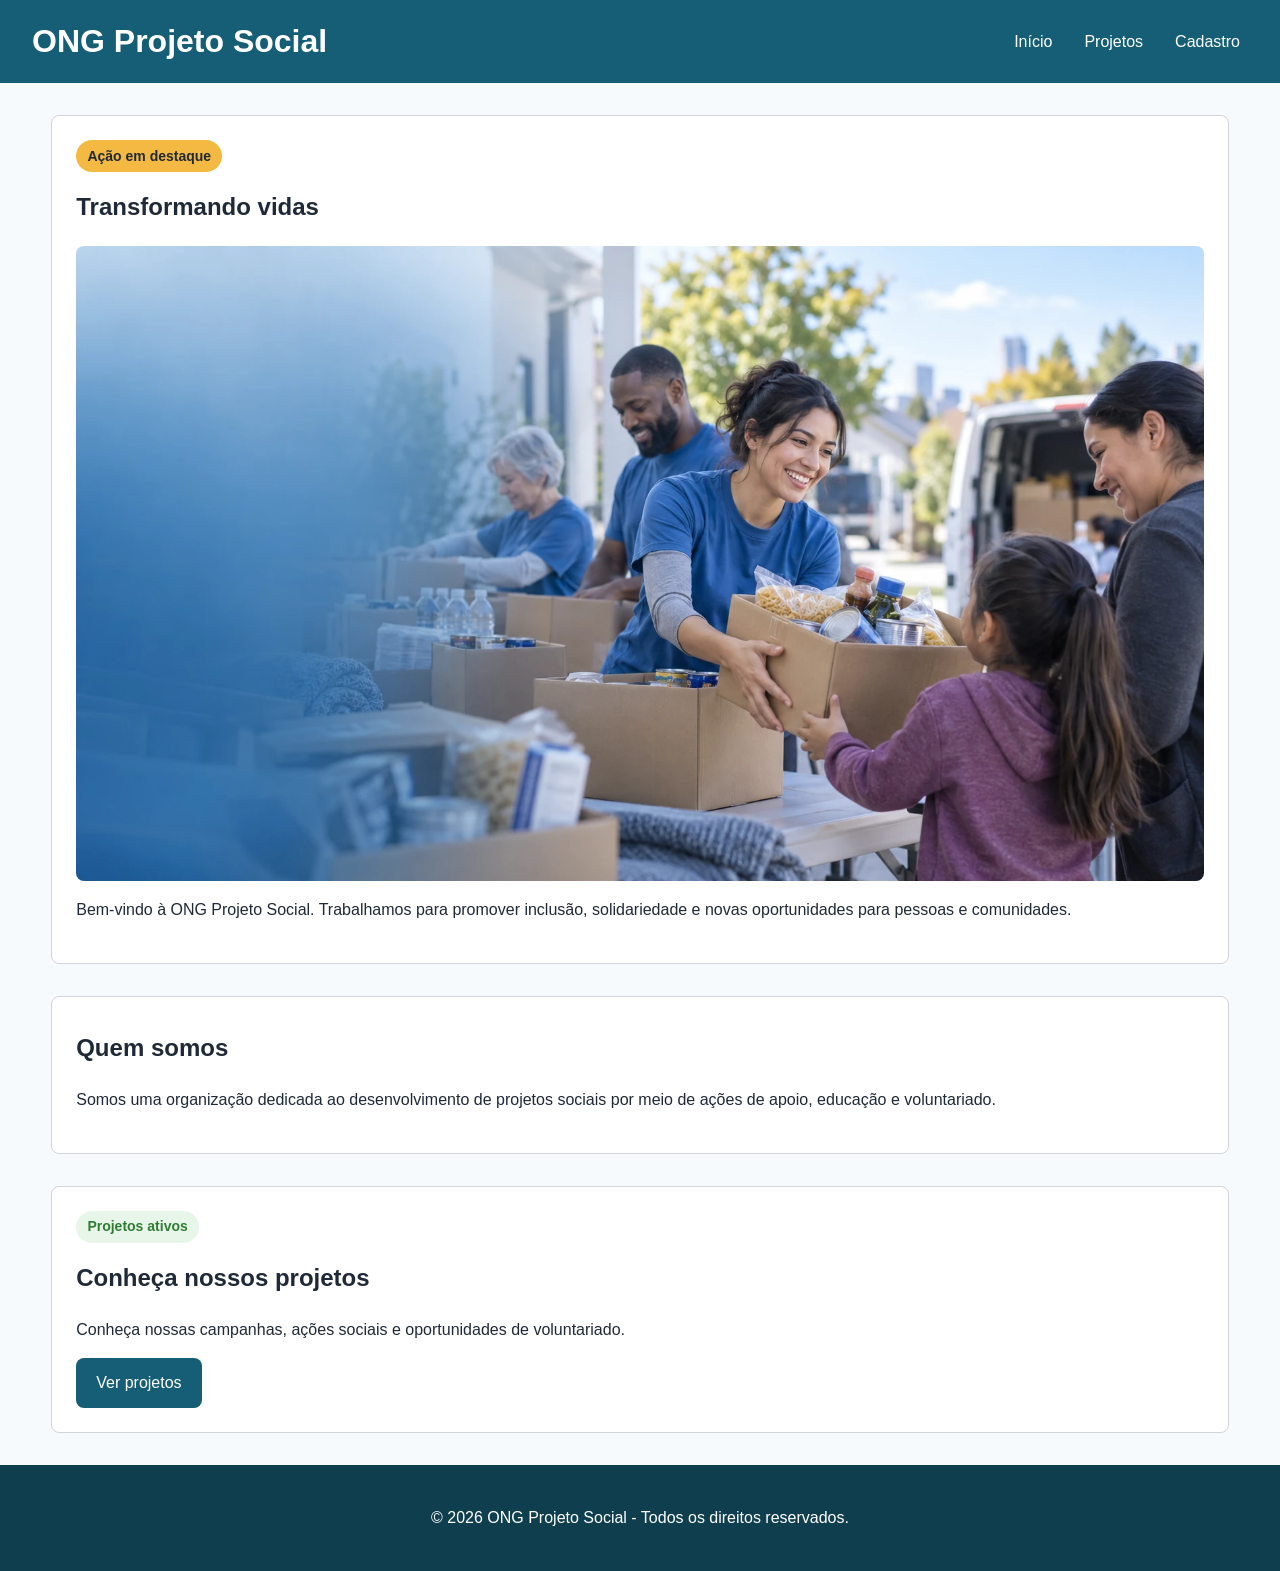
<file: index.html>
<!DOCTYPE html>
<html lang="pt-BR">

<head>
    <meta charset="UTF-8">

    <meta name="viewport"
          content="width=device-width, initial-scale=1.0">

    <title>ONG Projeto Social</title>

    <meta
        http-equiv="refresh"
        content="0; url=html/index.html">

    <script>
        window.location.replace("html/index.html");
    </script>
</head>

<body>

    <p>
        Redirecionando para a
        <a href="html/index.html">
            ONG Projeto Social
        </a>.
    </p>

</body>

</html>
</file>
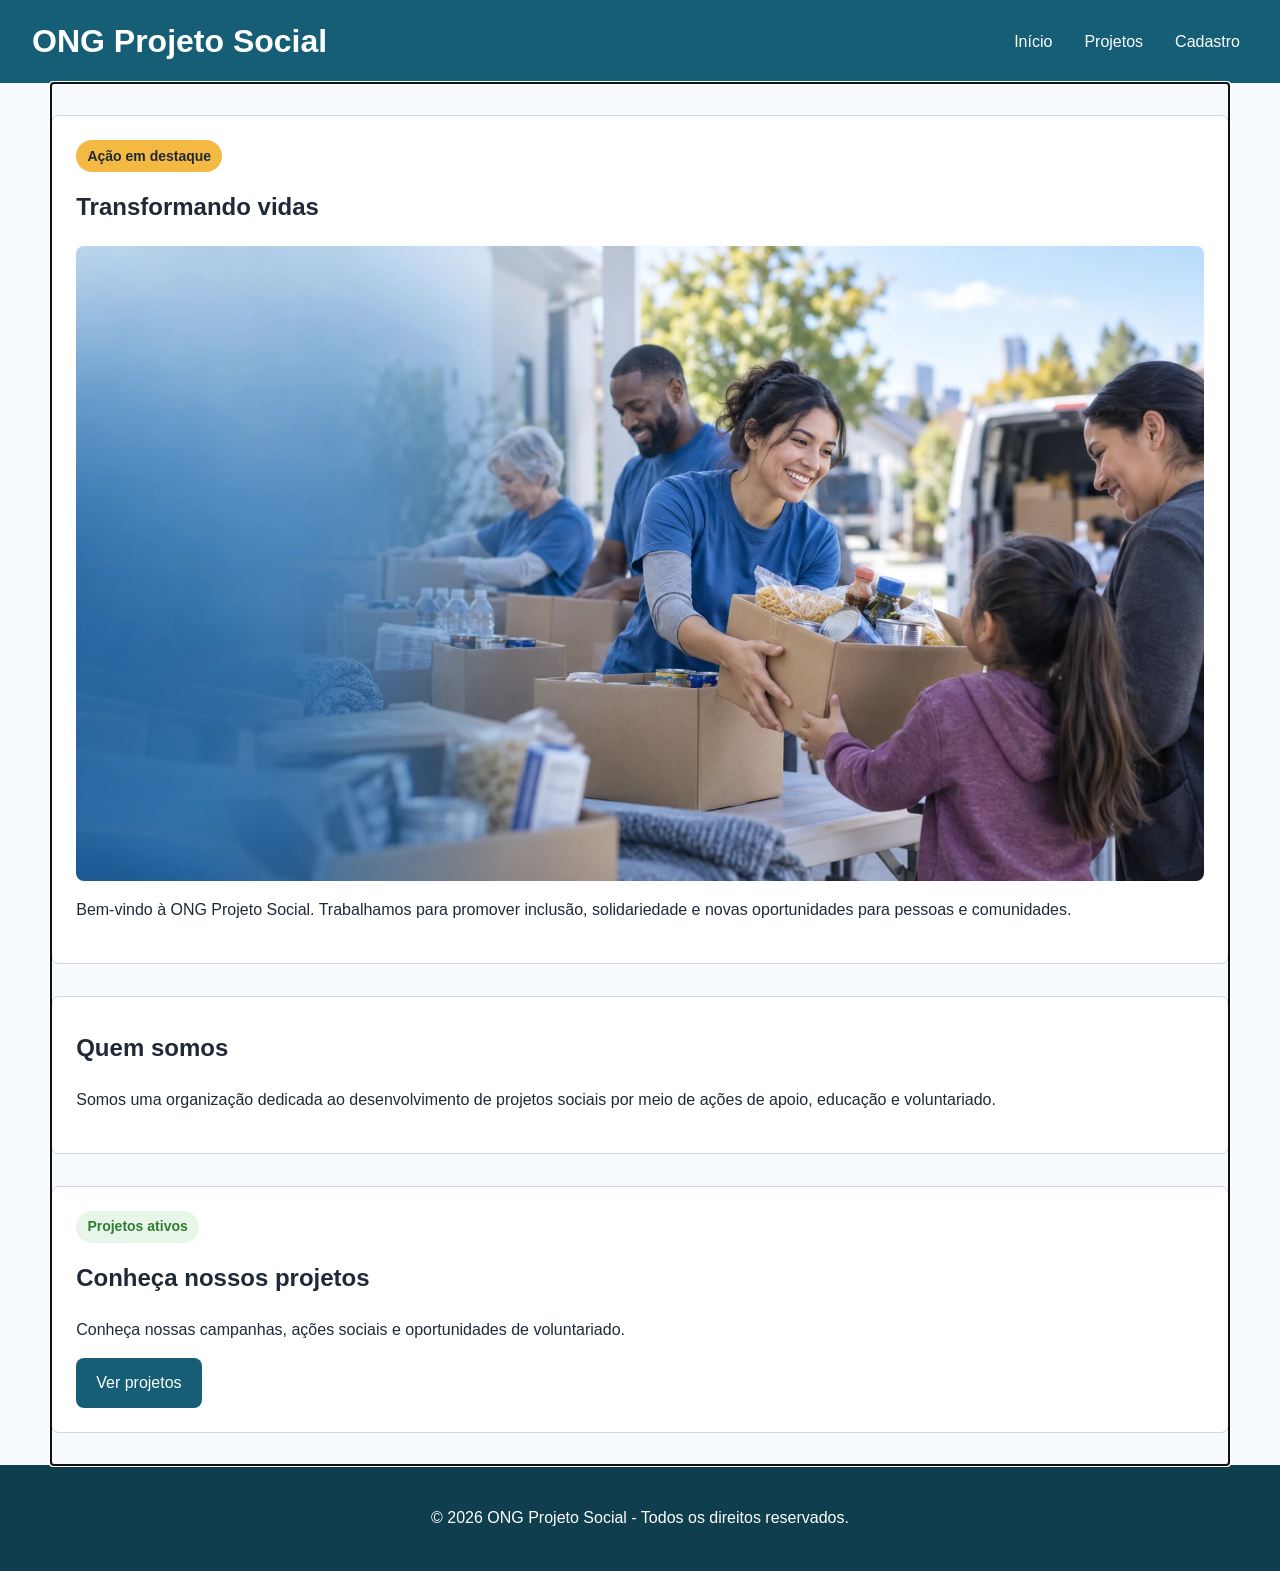
<file: html/index.html>
<!DOCTYPE html>

<html lang="pt-BR">

<head>

    <meta charset="UTF-8">

    <meta
        name="viewport"
        content="width=device-width, initial-scale=1.0">

    <title>
        ONG Projeto Social
    </title>

    <link
        rel="stylesheet"
        href="../css/styles.css">

</head>


<body>

    <header>

        <h1>ONG Projeto Social</h1>

        <nav
            aria-label="Navegação principal">

            <a href="#inicio">
                Início
            </a>

            <a href="#projetos">
                Projetos
            </a>

            <a href="#cadastro">
                Cadastro
            </a>

        </nav>

    </header>


    <!-- Conteúdo dinâmico da SPA -->

    <main
        id="app"
        tabindex="-1">
    </main>


    <!-- Modal -->

    <dialog
        id="modal-privacidade"
        class="modal-feedback"
        aria-labelledby="titulo-modal">

        <h2 id="titulo-modal">
            Uso dos dados
        </h2>

        <p>
            As informações fornecidas serão
            utilizadas apenas para contato
            relacionado às ações e oportunidades
            da ONG.
        </p>

        <div class="modal-acoes">

            <button
                type="button"
                data-acao="fechar-modal">

                Entendi

            </button>

        </div>

    </dialog>


    <!-- Toast -->

    <div
        id="toast-sucesso"
        class="toast-feedback"
        role="status"
        aria-live="polite"
        hidden>
    </div>


    <footer>

        <p>
            © 2026 ONG Projeto Social -
            Todos os direitos reservados.
        </p>

    </footer>


    <script
        type="module"
        src="../js/main.js">
    </script>

</body>

</html>
</file>
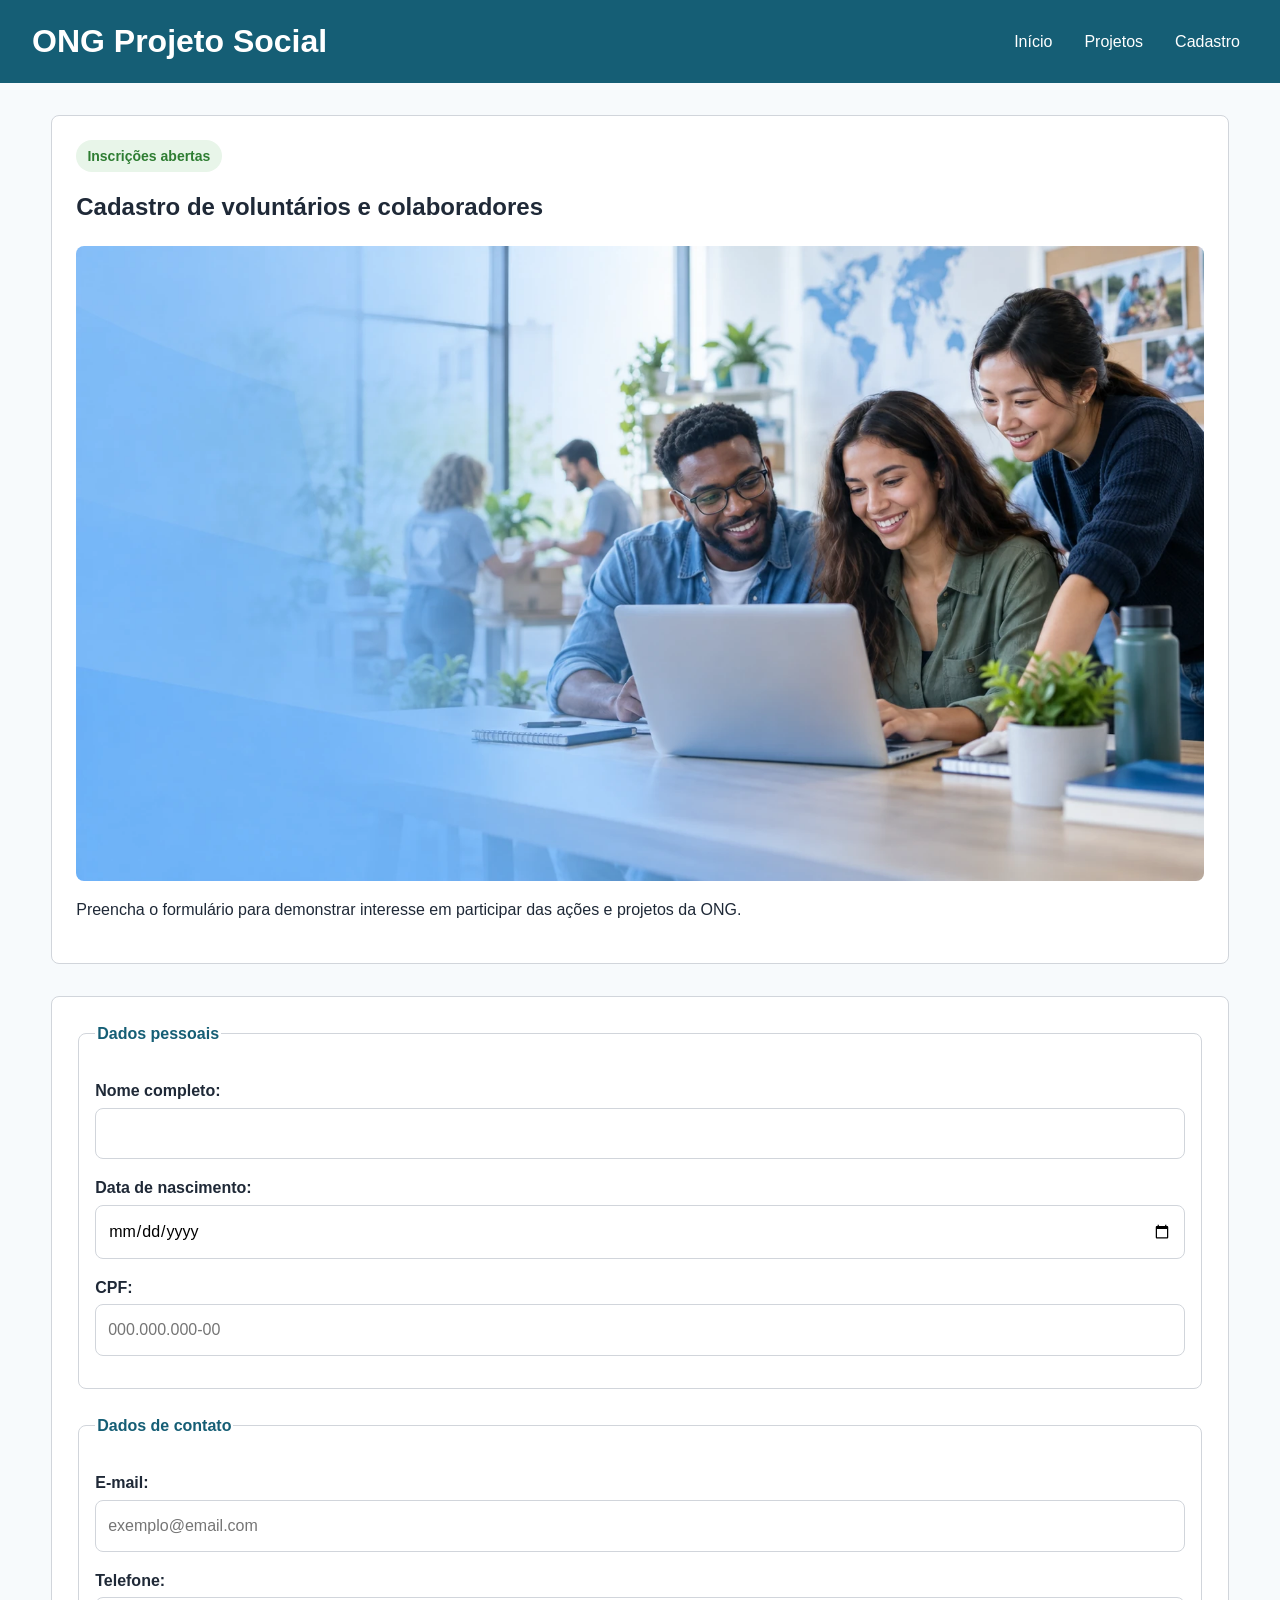
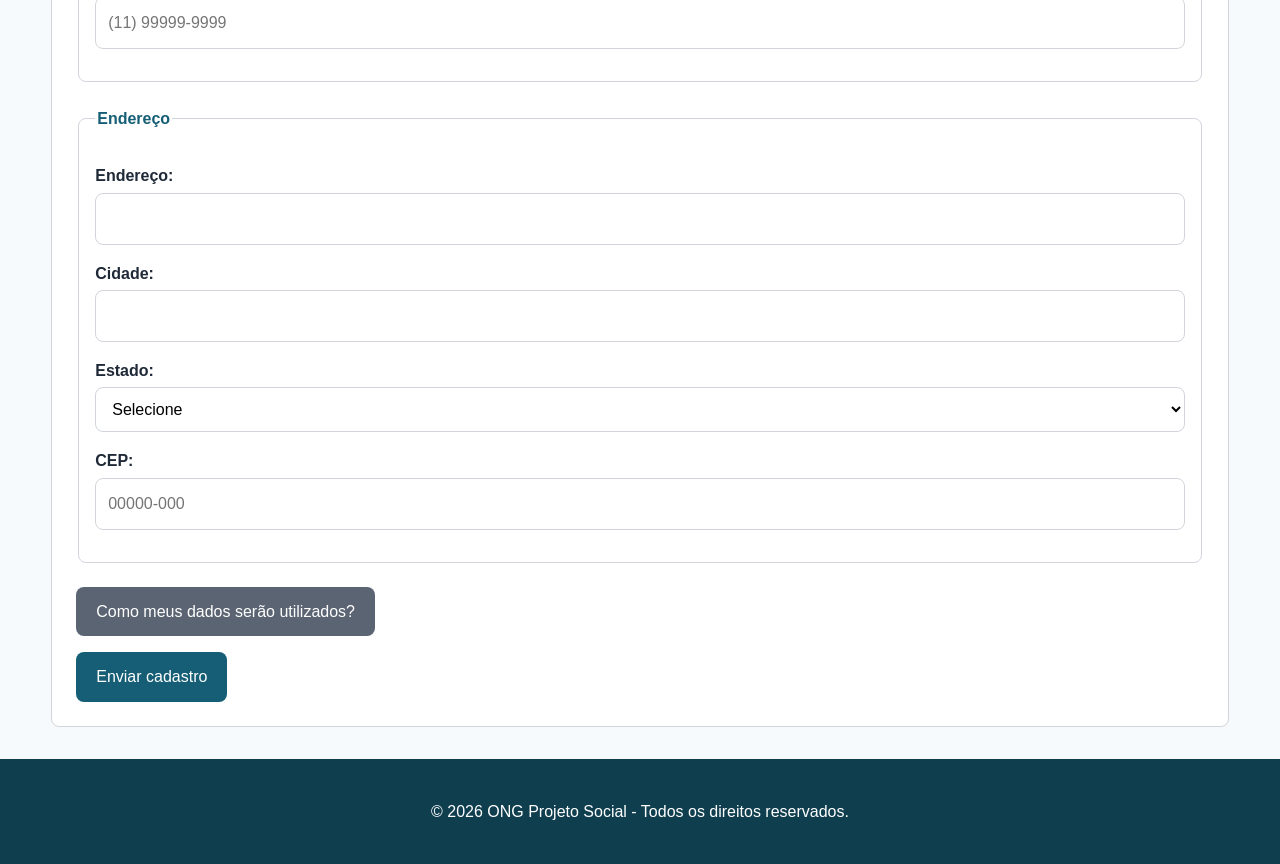
<file: html/cadastro.html>
<!DOCTYPE html>
<html lang="pt-BR">

<head>

    <meta charset="UTF-8">

    <meta name="viewport"
          content="width=device-width, initial-scale=1.0">

    <title>
        Cadastro - ONG Projeto Social
    </title>

    <link rel="stylesheet"
          href="../css/styles.css">

</head>


<body>

    <header>

        <h1>ONG Projeto Social</h1>

        <nav>
            <a href="index.html">Início</a>
            <a href="projetos.html">Projetos</a>
            <a href="cadastro.html">Cadastro</a>
        </nav>

    </header>


    <main>

        <section>

            <span class="badge badge-sucesso">
                Inscrições abertas
            </span>

            <h2>
                Cadastro de voluntários
                e colaboradores
            </h2>

            <picture>

                <source
                    srcset="../imagens/cadastro.webp"
                    type="image/webp">

                <img
                    src="../imagens/cadastro.png"
                    alt="Equipe de voluntários utilizando um computador">

            </picture>

            <p>
                Preencha o formulário para
                demonstrar interesse em participar
                das ações e projetos da ONG.
            </p>

        </section>


        <form id="form-cadastro">

            <fieldset>

                <legend>
                    Dados pessoais
                </legend>


                <p>

                    <label for="nome">
                        Nome completo:
                    </label>

                    <input
                        type="text"
                        id="nome"
                        name="nome"
                        required>

                </p>


                <p>

                    <label for="nascimento">
                        Data de nascimento:
                    </label>

                    <input
                        type="date"
                        id="nascimento"
                        name="nascimento"
                        required>

                </p>


                <p>

                    <label for="cpf">
                        CPF:
                    </label>

                    <input
                        type="text"
                        id="cpf"
                        name="cpf"
                        placeholder="000.000.000-00"
                        pattern="\d{3}\.\d{3}\.\d{3}-\d{2}"
                        title="Digite o CPF no formato 000.000.000-00"
                        required>

                </p>

            </fieldset>


            <fieldset>

                <legend>
                    Dados de contato
                </legend>


                <p>

                    <label for="email">
                        E-mail:
                    </label>

                    <input
                        type="email"
                        id="email"
                        name="email"
                        placeholder="exemplo@email.com"
                        required>

                </p>


                <p>

                    <label for="telefone">
                        Telefone:
                    </label>

                    <input
                        type="tel"
                        id="telefone"
                        name="telefone"
                        placeholder="(11) 99999-9999"
                        pattern="\(\d{2}\)\s?\d{4,5}-\d{4}"
                        title="Digite o telefone no formato (11) 99999-9999"
                        required>

                </p>

            </fieldset>


            <fieldset>

                <legend>
                    Endereço
                </legend>


                <p>

                    <label for="endereco">
                        Endereço:
                    </label>

                    <input
                        type="text"
                        id="endereco"
                        name="endereco"
                        required>

                </p>


                <p>

                    <label for="cidade">
                        Cidade:
                    </label>

                    <input
                        type="text"
                        id="cidade"
                        name="cidade"
                        required>

                </p>


                <p>

                    <label for="estado">
                        Estado:
                    </label>

                    <select
                        id="estado"
                        name="estado"
                        required>

                        <option value="">
                            Selecione
                        </option>

                        <option value="SP">
                            São Paulo
                        </option>

                        <option value="RJ">
                            Rio de Janeiro
                        </option>

                        <option value="MG">
                            Minas Gerais
                        </option>

                        <option value="ES">
                            Espírito Santo
                        </option>

                    </select>

                </p>


                <p>

                    <label for="cep">
                        CEP:
                    </label>

                    <input
                        type="text"
                        id="cep"
                        name="cep"
                        placeholder="00000-000"
                        pattern="\d{5}-\d{3}"
                        title="Digite o CEP no formato 00000-000"
                        required>

                </p>

            </fieldset>


            <p>

                <button
                    type="button"
                    id="abrir-modal"
                    class="botao-secundario">

                    Como meus dados serão utilizados?

                </button>

            </p>


            <button type="submit">
                Enviar cadastro
            </button>

        </form>

    </main>


    <!-- MODAL -->

    <dialog
        id="modal-privacidade"
        class="modal-feedback"
        aria-labelledby="titulo-modal">

        <h2 id="titulo-modal">
            Uso dos dados
        </h2>

        <p>
            As informações fornecidas neste
            formulário serão utilizadas apenas
            para contato relacionado às ações,
            campanhas e oportunidades de
            voluntariado da ONG.
        </p>

        <p>
            Os dados devem ser tratados com
            responsabilidade, respeitando
            princípios de privacidade e
            finalidade.
        </p>

        <div class="modal-acoes">

            <button
                type="button"
                id="fechar-modal">

                Entendi

            </button>

        </div>

    </dialog>


    <!-- TOAST -->

    <div
        id="toast-sucesso"
        class="toast-feedback"
        role="status"
        aria-live="polite"
        hidden>

        ✓ Cadastro enviado com sucesso!

    </div>


    <footer>

        <p>
            © 2026 ONG Projeto Social -
            Todos os direitos reservados.
        </p>

    </footer>


    <script>

        const modal =
            document.getElementById(
                "modal-privacidade"
            );

        const botaoAbrir =
            document.getElementById(
                "abrir-modal"
            );

        const botaoFechar =
            document.getElementById(
                "fechar-modal"
            );

        const formulario =
            document.getElementById(
                "form-cadastro"
            );

        const toast =
            document.getElementById(
                "toast-sucesso"
            );


        botaoAbrir.addEventListener(
            "click",
            function () {

                modal.showModal();

            }
        );


        botaoFechar.addEventListener(
            "click",
            function () {

                modal.close();

            }
        );


        formulario.addEventListener(
            "submit",
            function (evento) {

                evento.preventDefault();

                toast.hidden = false;

                requestAnimationFrame(
                    function () {

                        toast.classList.add(
                            "toast-visivel"
                        );

                    }
                );


                setTimeout(
                    function () {

                        toast.classList.remove(
                            "toast-visivel"
                        );

                        setTimeout(
                            function () {

                                toast.hidden = true;

                            },
                            300
                        );

                    },
                    10000
                );


                formulario.reset();

            }
        );

    </script>

</body>

</html>
</file>
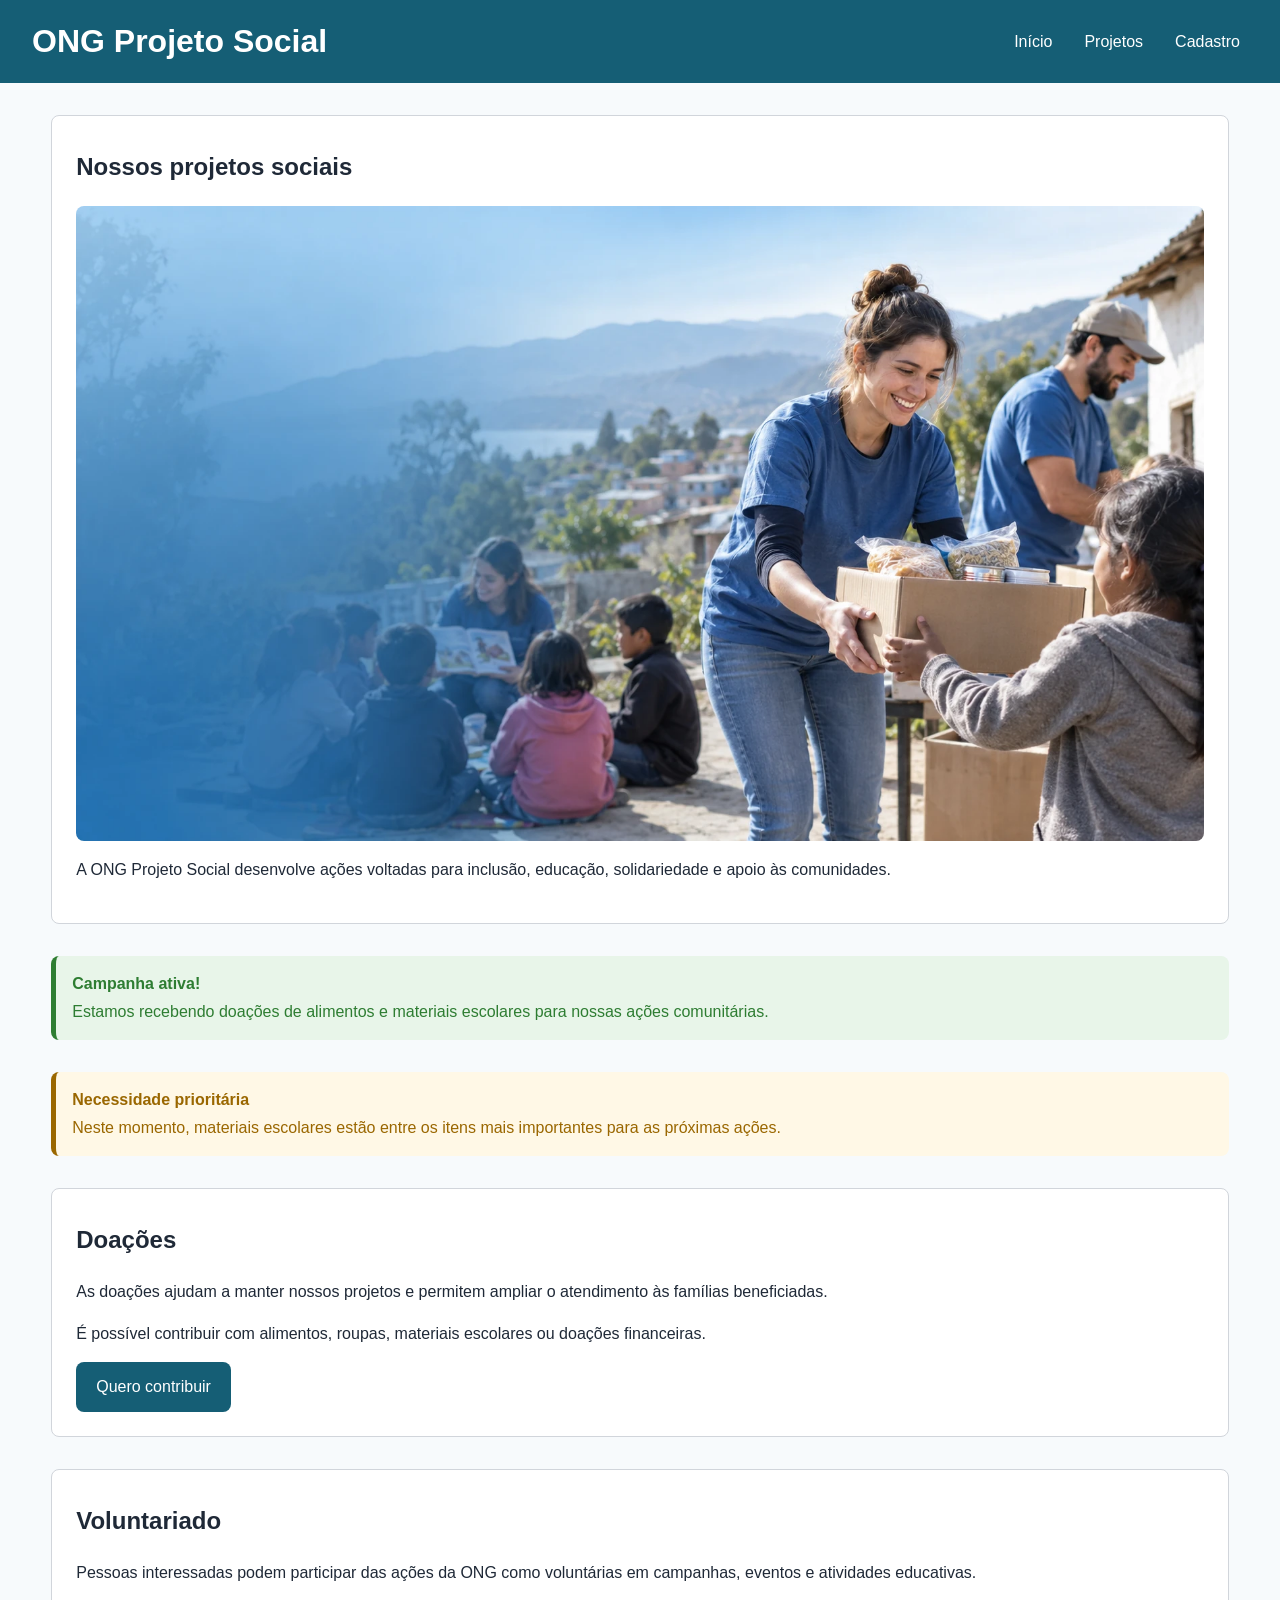
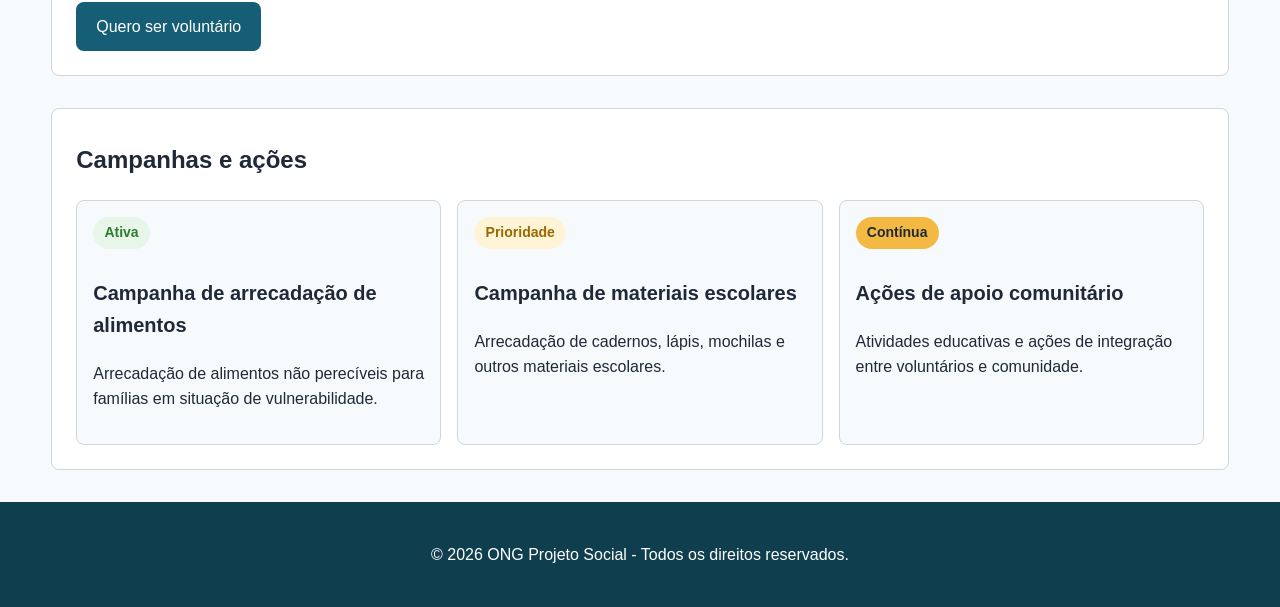
<file: html/projetos.html>
<!DOCTYPE html>
<html lang="pt-BR">

<head>

    <meta charset="UTF-8">

    <meta name="viewport"
          content="width=device-width, initial-scale=1.0">

    <title>
        Projetos - ONG Projeto Social
    </title>

    <link rel="stylesheet"
          href="../css/styles.css">

</head>


<body>

    <header>

        <h1>ONG Projeto Social</h1>

        <nav>
            <a href="index.html">Início</a>
            <a href="projetos.html">Projetos</a>
            <a href="cadastro.html">Cadastro</a>
        </nav>

    </header>


    <main>

        <section>

            <h2>Nossos projetos sociais</h2>

            <picture>

                <source
                    srcset="../imagens/projetos.webp"
                    type="image/webp">

                <img
                    src="../imagens/projetos.png"
                    alt="Voluntários participando de uma ação social na comunidade">

            </picture>

            <p>
                A ONG Projeto Social desenvolve ações
                voltadas para inclusão, educação,
                solidariedade e apoio às comunidades.
            </p>

        </section>


        <div
            class="alerta alerta-sucesso"
            role="status">

            <strong>Campanha ativa!</strong>

            Estamos recebendo doações de alimentos
            e materiais escolares para nossas
            ações comunitárias.

        </div>


        <div
            class="alerta alerta-aviso"
            role="alert">

            <strong>Necessidade prioritária</strong>

            Neste momento, materiais escolares
            estão entre os itens mais importantes
            para as próximas ações.

        </div>


        <section>

            <h2>Doações</h2>

            <p>
                As doações ajudam a manter nossos
                projetos e permitem ampliar o
                atendimento às famílias beneficiadas.
            </p>

            <p>
                É possível contribuir com alimentos,
                roupas, materiais escolares ou
                doações financeiras.
            </p>

            <a
                href="cadastro.html"
                class="botao">
                Quero contribuir
            </a>

        </section>


        <section>

            <h2>Voluntariado</h2>

            <p>
                Pessoas interessadas podem participar
                das ações da ONG como voluntárias
                em campanhas, eventos e atividades
                educativas.
            </p>

            <a
                href="cadastro.html"
                class="botao">
                Quero ser voluntário
            </a>

        </section>


        <section>

            <h2>Campanhas e ações</h2>

            <div class="cards-campanhas">


                <article class="card-projeto">

                    <span class="badge badge-sucesso">
                        Ativa
                    </span>

                    <h3>
                        Campanha de arrecadação
                        de alimentos
                    </h3>

                    <p>
                        Arrecadação de alimentos
                        não perecíveis para famílias
                        em situação de vulnerabilidade.
                    </p>

                </article>


                <article class="card-projeto">

                    <span class="badge badge-aviso">
                        Prioridade
                    </span>

                    <h3>
                        Campanha de materiais
                        escolares
                    </h3>

                    <p>
                        Arrecadação de cadernos,
                        lápis, mochilas e outros
                        materiais escolares.
                    </p>

                </article>


                <article class="card-projeto">

                    <span class="badge badge-destaque">
                        Contínua
                    </span>

                    <h3>
                        Ações de apoio comunitário
                    </h3>

                    <p>
                        Atividades educativas e ações
                        de integração entre voluntários
                        e comunidade.
                    </p>

                </article>


            </div>

        </section>

    </main>


    <footer>

        <p>
            © 2026 ONG Projeto Social -
            Todos os direitos reservados.
        </p>

    </footer>

</body>

</html>
</file>
<file: css/styles.css>
/* =========================================
   DESIGN SYSTEM - ONG PROJETO SOCIAL
   ========================================= */

:root {

    /* Cores */
    --cor-primaria: #155e75;
    --cor-primaria-escura: #0f3e4f;
    --cor-secundaria: #2e7d32;
    --cor-secundaria-clara: #e8f5e9;
    --cor-destaque: #f4b942;

    --cor-fundo: #f7fafc;
    --cor-superficie: #ffffff;
    --cor-texto: #1f2937;
    --cor-texto-secundario: #5b6472;
    --cor-borda: #d1d5db;

    --cor-sucesso: #2e7d32;
    --cor-erro: #b42318;
    --cor-aviso: #9a6700;

    /* Tipografia */
    --fonte-principal: Arial, Helvetica, sans-serif;

    --texto-xs: 0.875rem;
    --texto-sm: 1rem;
    --texto-md: 1.25rem;
    --texto-lg: 1.5rem;
    --texto-xl: 2rem;

    /* Espaçamentos */
    --espaco-1: 0.25rem;
    --espaco-2: 0.5rem;
    --espaco-3: 1rem;
    --espaco-4: 1.5rem;
    --espaco-5: 2rem;
    --espaco-6: 3rem;

    --raio: 0.5rem;
}


/* =========================================
   CONFIGURAÇÕES GERAIS
   ========================================= */

* {
    box-sizing: border-box;
}

html {
    scroll-behavior: smooth;
}

body {
    margin: 0;
    font-family: var(--fonte-principal);
    font-size: var(--texto-sm);
    line-height: 1.6;
    color: var(--cor-texto);
    background-color: var(--cor-fundo);
}

img {
    display: block;
    width: 100%;
    max-width: 100%;
    height: auto;
    border-radius: var(--raio);
}

a {
    color: var(--cor-primaria);
    text-decoration: none;
}

a:hover {
    text-decoration: underline;
}


/* =========================================
   TIPOGRAFIA
   ========================================= */

h1 {
    font-size: var(--texto-xl);
}

h2 {
    font-size: var(--texto-lg);
}

h3 {
    font-size: var(--texto-md);
}

p {
    font-size: var(--texto-sm);
}


/* =========================================
   CABEÇALHO E NAVEGAÇÃO
   ========================================= */

header {
    display: flex;
    justify-content: space-between;
    align-items: center;
    flex-wrap: wrap;

    gap: var(--espaco-3);

    padding: var(--espaco-3) var(--espaco-5);

    background-color: var(--cor-primaria);
    color: var(--cor-superficie);
}

header h1 {
    margin: 0;
}

nav {
    display: flex;
    align-items: center;
    flex-wrap: wrap;

    gap: var(--espaco-3);
}

nav a {
    color: var(--cor-superficie);

    padding: var(--espaco-2);

    border-radius: var(--raio);

    transition:
        background-color 0.3s ease,
        color 0.3s ease;
}

nav a:hover,
nav a:focus {
    background-color: var(--cor-primaria-escura);
    text-decoration: none;
}


/* =========================================
   GRID DE 12 COLUNAS
   ========================================= */

main {
    width: min(1200px, 92%);

    margin: 0 auto;

    display: grid;
    grid-template-columns: repeat(12, 1fr);

    gap: var(--espaco-4);

    padding-block: var(--espaco-5);
}

section,
form,
.alerta {
    grid-column: span 12;
}


/* =========================================
   SEÇÕES
   ========================================= */

section {
    padding: var(--espaco-4);

    background-color: var(--cor-superficie);

    border: 1px solid var(--cor-borda);
    border-radius: var(--raio);
}

section h2:first-of-type {
    margin-top: var(--espaco-2);
}


/* =========================================
   CARDS
   ========================================= */

.cards-campanhas {
    display: grid;

    grid-template-columns:
        repeat(auto-fit, minmax(220px, 1fr));

    gap: var(--espaco-3);
}

.card-projeto,
article {
    margin: 0;

    padding: var(--espaco-3);

    background-color: var(--cor-fundo);

    border: 1px solid var(--cor-borda);
    border-radius: var(--raio);

    transition:
        transform 0.3s ease,
        box-shadow 0.3s ease;
}

.card-projeto:hover {
    transform: translateY(-3px);

    box-shadow:
        0 6px 14px rgba(0, 0, 0, 0.12);
}


/* =========================================
   BOTÕES
   ========================================= */

button,
.botao {
    display: inline-block;

    border: none;
    border-radius: var(--raio);

    padding: 0.75rem 1.25rem;

    background-color: var(--cor-primaria);
    color: var(--cor-superficie);

    font: inherit;

    cursor: pointer;

    transition:
        background-color 0.3s ease,
        box-shadow 0.3s ease,
        transform 0.2s ease,
        opacity 0.3s ease;
}

button:hover,
.botao:hover {
    background-color: var(--cor-primaria-escura);

    box-shadow:
        0 4px 8px rgba(0, 0, 0, 0.15);

    text-decoration: none;
}

button:focus,
.botao:focus {
    outline: 3px solid var(--cor-destaque);
    outline-offset: 3px;
}

button:active,
.botao:active {
    transform: scale(0.97);
}

button:disabled {
    opacity: 0.5;
    cursor: not-allowed;
}

.botao-secundario {
    background-color: var(--cor-texto-secundario);
}

.botao-secundario:hover {
    background-color: var(--cor-texto);
}


/* =========================================
   FORMULÁRIO
   ========================================= */

form {
    padding: var(--espaco-4);

    background-color: var(--cor-superficie);

    border: 1px solid var(--cor-borda);
    border-radius: var(--raio);
}

fieldset {
    margin-bottom: var(--espaco-4);

    padding: var(--espaco-3);

    border: 1px solid var(--cor-borda);
    border-radius: var(--raio);
}

legend {
    font-weight: bold;
    color: var(--cor-primaria);
}

label {
    display: block;

    margin-bottom: var(--espaco-1);

    font-weight: bold;
}

input,
select,
textarea {
    width: 100%;

    padding: 0.75rem;

    border: 1px solid var(--cor-borda);
    border-radius: var(--raio);

    font: inherit;

    background-color: var(--cor-superficie);

    transition:
        border-color 0.3s ease,
        box-shadow 0.3s ease;
}

input:focus,
select:focus,
textarea:focus {
    border-color: var(--cor-primaria);

    outline: none;

    box-shadow:
        0 0 0 3px rgba(21, 94, 117, 0.15);
}

input:focus:valid {
    border-color: var(--cor-sucesso);

    box-shadow:
        0 0 0 3px rgba(46, 125, 50, 0.15);
}

input:focus:invalid {
    border-color: var(--cor-erro);

    box-shadow:
        0 0 0 3px rgba(180, 35, 24, 0.15);
}


/* =========================================
   BADGES
   ========================================= */

.badge {
    display: inline-block;

    padding: 0.3rem 0.7rem;
    margin-bottom: var(--espaco-2);

    border-radius: 999px;

    font-size: var(--texto-xs);
    font-weight: bold;
}

.badge-destaque {
    background-color: var(--cor-destaque);
    color: var(--cor-texto);
}

.badge-sucesso {
    background-color: var(--cor-secundaria-clara);
    color: var(--cor-sucesso);
}

.badge-aviso {
    background-color: #fff4d6;
    color: var(--cor-aviso);
}


/* =========================================
   ALERTAS
   ========================================= */

.alerta {
    padding: var(--espaco-3);

    border-radius: var(--raio);
    border-left: 5px solid;

    line-height: 1.5;
}

.alerta strong {
    display: block;

    margin-bottom: var(--espaco-1);
}

.alerta-sucesso {
    background-color: var(--cor-secundaria-clara);
    color: var(--cor-sucesso);
    border-color: var(--cor-sucesso);
}

.alerta-aviso {
    background-color: #fff8e6;
    color: var(--cor-aviso);
    border-color: var(--cor-aviso);
}

.alerta-erro {
    background-color: #fff1f0;
    color: var(--cor-erro);
    border-color: var(--cor-erro);
}


/* =========================================
   MODAL
   ========================================= */

.modal-feedback {
    width: min(500px, 90%);

    padding: var(--espaco-4);

    border: none;
    border-radius: var(--raio);

    background-color: var(--cor-superficie);
    color: var(--cor-texto);

    box-shadow:
        0 12px 30px rgba(0, 0, 0, 0.25);
}

.modal-feedback::backdrop {
    background-color: rgba(0, 0, 0, 0.6);
}

.modal-feedback h2 {
    margin-top: 0;

    color: var(--cor-primaria);
}

.modal-acoes {
    display: flex;
    justify-content: flex-end;

    margin-top: var(--espaco-4);
}


/* =========================================
   TOAST
   ========================================= */

.toast-feedback {
    position: fixed;

    right: var(--espaco-4);
    bottom: var(--espaco-4);

    max-width: 360px;

    padding: var(--espaco-3) var(--espaco-4);

    border-radius: var(--raio);

    background-color: var(--cor-primaria-escura);
    color: var(--cor-superficie);

    box-shadow:
        0 8px 20px rgba(0, 0, 0, 0.25);

    opacity: 0;

    transform: translateY(20px);

    transition:
        opacity 0.3s ease,
        transform 0.3s ease;

    pointer-events: none;

    z-index: 1000;
}

.toast-feedback.toast-visivel {
    opacity: 1;
    transform: translateY(0);
}

.toast-feedback[hidden] {
    display: none;
}


/* =========================================
   RODAPÉ
   ========================================= */

footer {
    display: flex;
    justify-content: center;
    align-items: center;

    padding: var(--espaco-4);

    text-align: center;

    background-color: var(--cor-primaria-escura);
    color: var(--cor-superficie);
}


/* =========================================
   BREAKPOINT 1 - 480px
   ========================================= */

@media (min-width: 480px) {

    main {
        gap: var(--espaco-4);
    }

}


/* =========================================
   BREAKPOINT 2 - 768px
   ========================================= */

@media (min-width: 768px) {

    main {
        gap: var(--espaco-5);
    }

    .metade {
        grid-column: span 6;
    }

}


/* =========================================
   BREAKPOINT 3 - 1024px
   ========================================= */

@media (min-width: 1024px) {

    .terco {
        grid-column: span 4;
    }

}


/* =========================================
   BREAKPOINT 4 - 1280px
   ========================================= */

@media (min-width: 1280px) {

    main {
        max-width: 1200px;
    }

    .quarto {
        grid-column: span 3;
    }

}


/* =========================================
   BREAKPOINT 5 - 1440px
   ========================================= */

@media (min-width: 1440px) {

    main {
        max-width: 1320px;
    }

    body {
        font-size: 1.05rem;
    }

}


/* =========================================
   AJUSTES PARA CELULAR
   ========================================= */

@media (max-width: 600px) {

    header {
        align-items: flex-start;

        padding: var(--espaco-3);
    }

    nav {
        width: 100%;
    }

    .toast-feedback {
        left: var(--espaco-3);
        right: var(--espaco-3);
        bottom: var(--espaco-3);

        max-width: none;
    }

}

/* =========================================
   VALIDAÇÃO JAVASCRIPT
   ========================================= */

.campo-erro {
    border-color: var(--cor-erro);
}

.campo-sucesso {
    border-color: var(--cor-sucesso);
}

.mensagem-erro {
    display: block;

    margin-top: 0.25rem;

    color: var(--cor-erro);

    font-size: var(--texto-xs);
}
</file>
